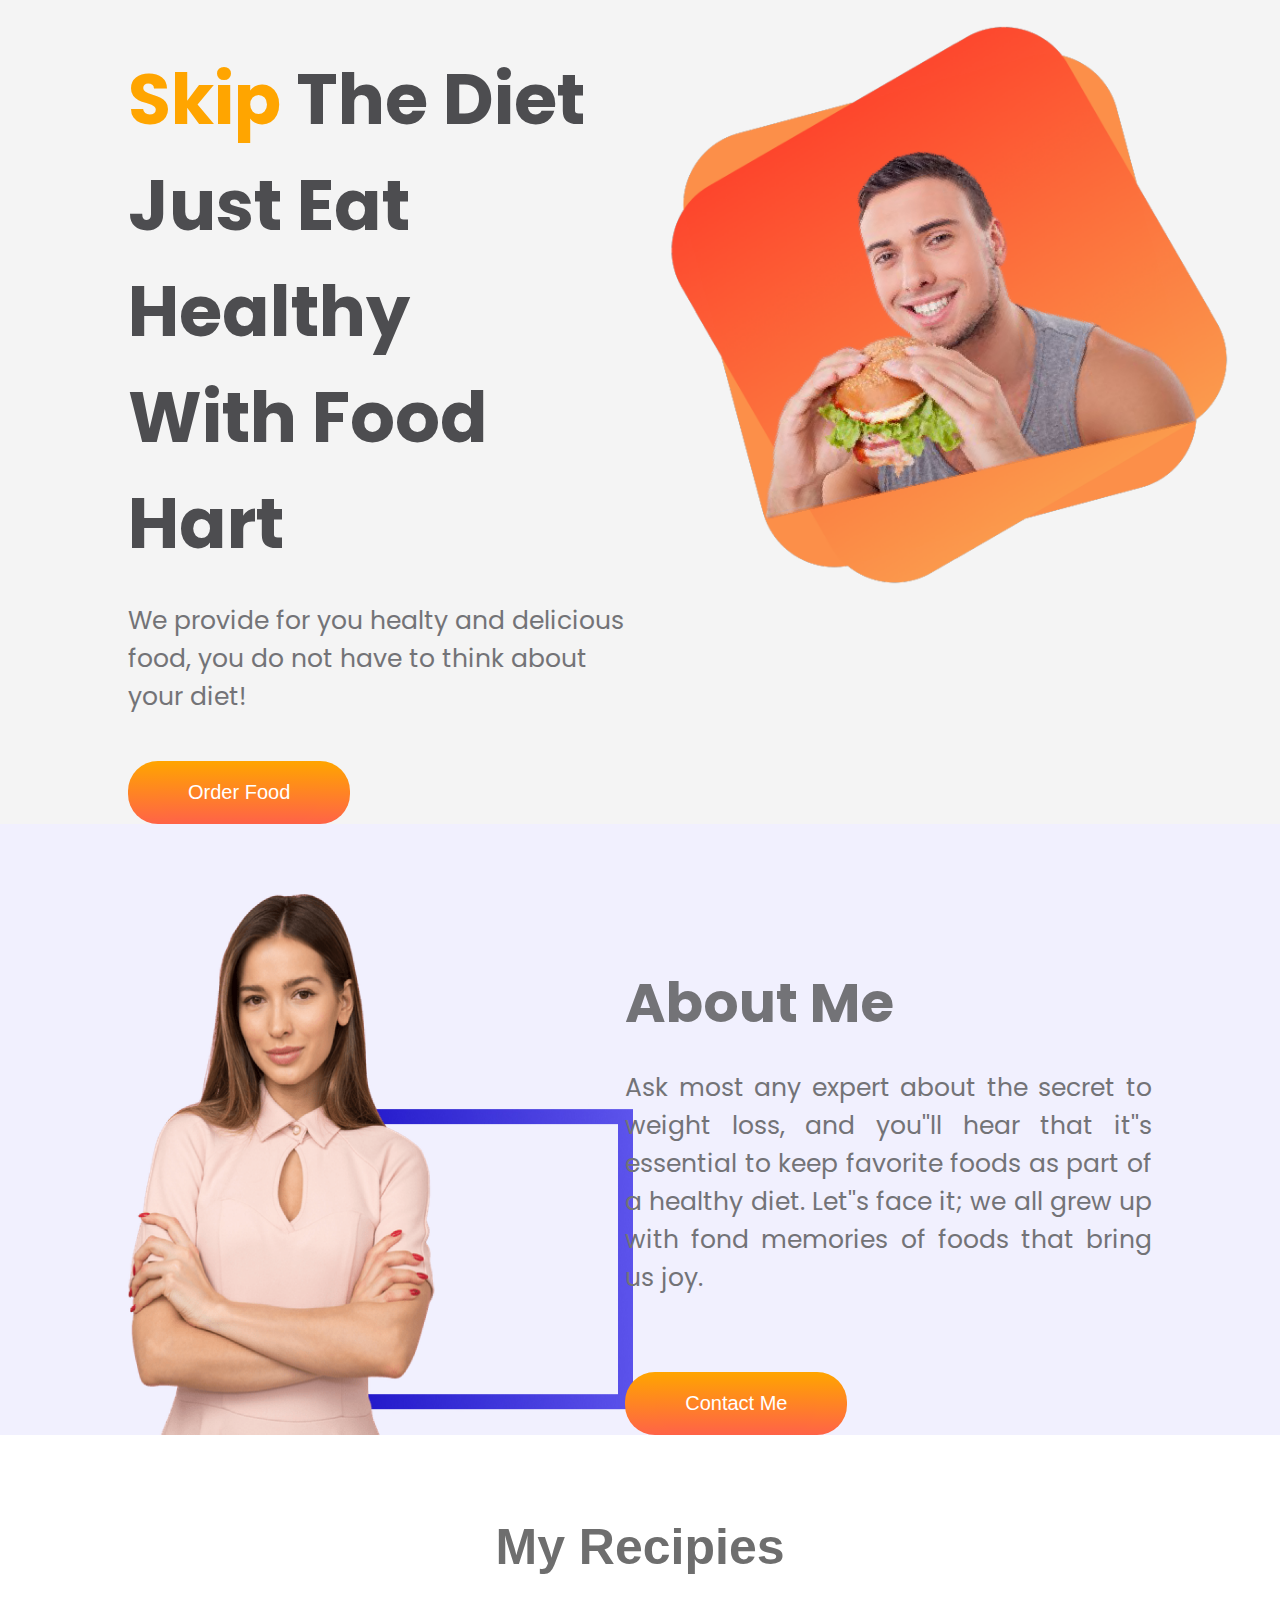
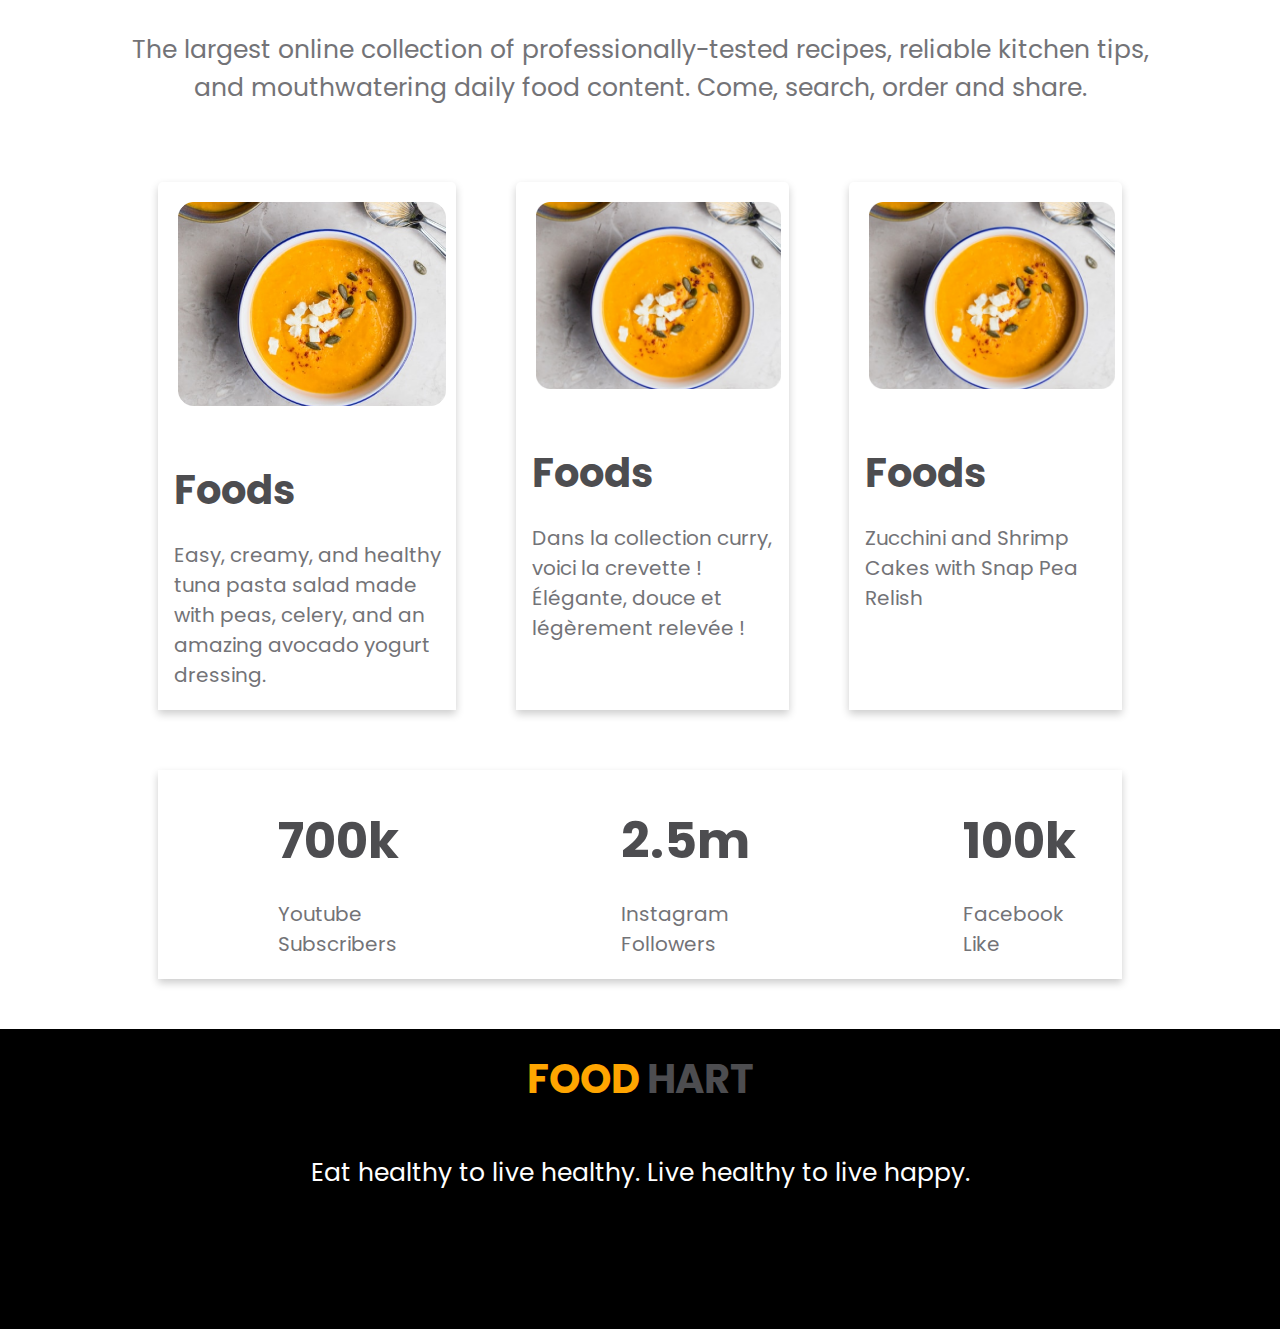
<file: Food-hart/index.html>
<!DOCTYPE html>
<html lang="en">
<head>
    <meta charset="UTF-8">
    <meta http-equiv="X-UA-Compatible" content="IE=edge">
    <meta name="viewport" content="width=device-width, initial-scale=1.0">
    <link href="https://fonts.googleapis.com/css2?family=Poppins:wght@200;300;600&family=Roboto+Slab:wght@200;500&display=swap" rel="stylesheet">
    <title>Food Hart</title>
    <link rel="stylesheet" href="style.css">
</head>
<body>

        <!--Header Start-->
    <section>
        <div class="header">
             <h1><span class="color-yell">Skip</span> The Diet<br> Just Eat Healthy<br> With Food Hart</h1>
             <p>We provide for you healty and delicious food, you do not have to think about your diet!</p>
             <button class="btn"><a target="_blank" href="https://www.linkedin.com/in/minhajul-islam-12b2bb144/">Order Food</a></button>
        </div>    
        <div class="header">
             <img src="img/top-banner.png" alt="banner">
        </div>
    </section>
        <!--Header end-->

        <!--about start-->
    <section class="about-content">
        <img class="img" src="img/Person Image.png" alt="person">
        <div class="header">
            <div class="space">
                <h1>About Me</h1>
                <p>Ask most any expert about the secret to weight loss,
                    and you''ll hear that it''s essential to keep favorite foods as part of a healthy diet.
                    Let''s face it; we all grew up with fond memories of foods that bring us joy.
                </p>
                <button class="btn-about"><a target="_blank" href="https://www.linkedin.com/in/minhajul-islam-12b2bb144/">Contact Me</a></button>
            </div>
        </div>
    </section>
        <!--about end-->
        <!--recipe start-->
   <section class="recipe clear">
       <div class="text-center">
         <h1>My Recipies</h1>
         <p>The largest online collection of professionally-tested recipes, reliable kitchen tips, and mouthwatering daily food content. Come, search, order and share.</p>
       </div>
    </section>
    <section class="recipe">
        <div class="recipe-box clear">
            <img src="img/food/Project Cover2.png" alt="" width=90%>
            <h1>Foods</h1>
            <p>Easy, creamy, and healthy tuna pasta salad made with peas, celery, and an amazing avocado yogurt dressing.</p>
        </div>
        <div class="recipe-box clear">
         <img src="img/food/Project Cover2.png" alt="" width=90%>
         <h1>Foods</h1>
         <p>Dans la collection curry, voici la crevette ! Élégante, douce et légèrement relevée ! </p>
     </div>
     <div class="recipe-box clear">
         <img src="img/food/Project Cover2.png" alt="" width=90%>
         <h1>Foods</h1>
         <p>Zucchini and Shrimp Cakes with Snap Pea Relish</p>
     </div> 
    </section>
    

    <section class="recipe">
         <div class="box">
             <div class="text">
                 <h1>700k</h1>
                 <p>Youtube Subscribers</p>
             </div>
             <div class="text">
                <h1>2.5m</h1>
                <p>Instagram Followers</p>
            </div>
            <div class="text">
                <h1>100k</h1>
                <p>Facebook Like</p>
            </div>
         </div>
     </section>

     <!--recipe end-->
   
       <!--foooter -->
    <footer class= "footer">
        <h1><span class="color-yell">FOOD</span> HART</h1>
        <p>Eat healthy to live healthy. Live healthy to live happy.</p>
    </footer>
</body>
</html>
</file>
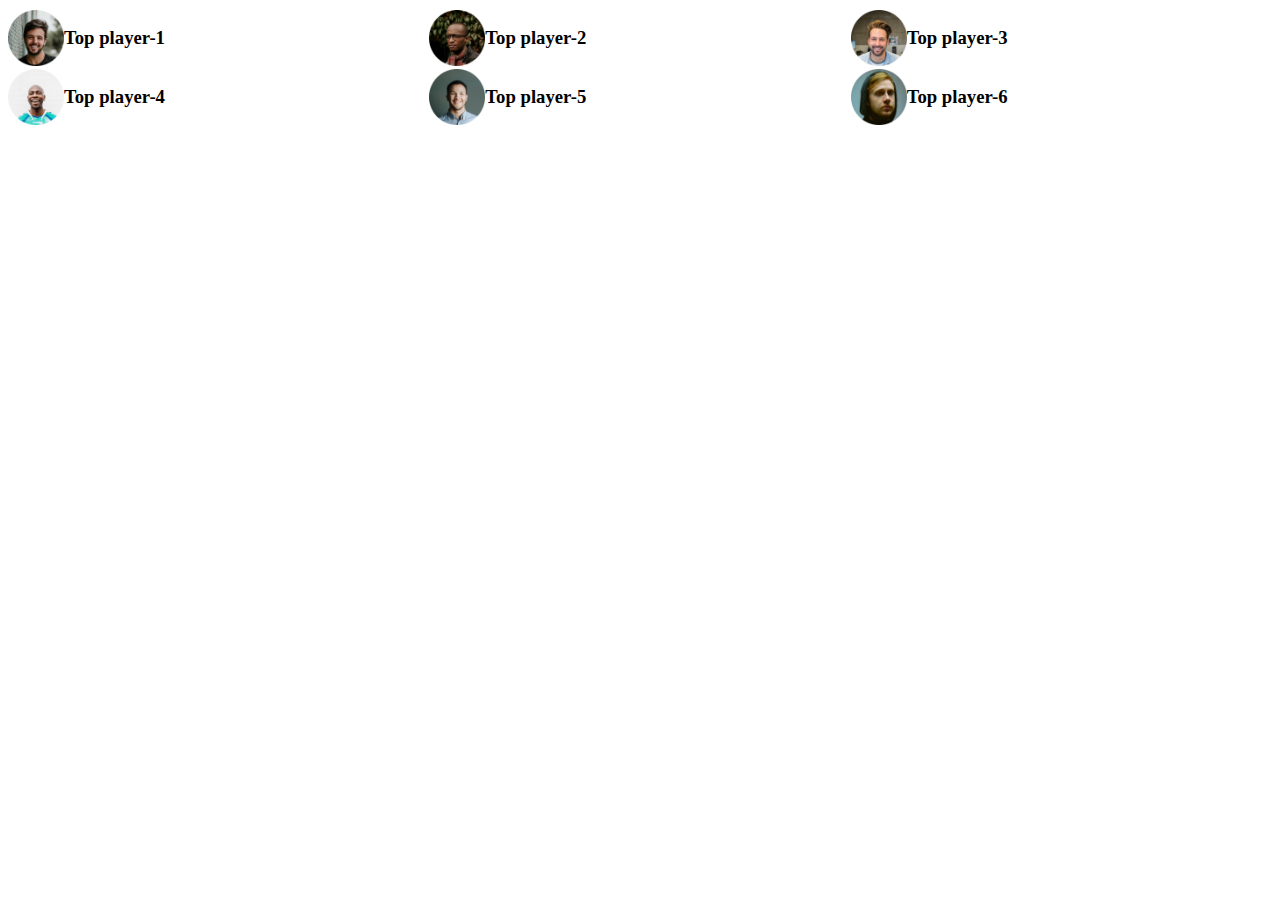
<file: landing-page/index.html>
<!DOCTYPE html>
<html lang="en">
<head>
    <meta charset="UTF-8">
    <meta http-equiv="X-UA-Compatible" content="IE=edge">
    <meta name="viewport" content="width=device-width, initial-scale=1.0">
    <link rel="stylesheet" href="style.css">
    <title>Document</title>
</head>
<body>
    
    <header>

    </header>

    <main>
        <section>
            <div class="top-plyers">
                <div class="players">
                    <div class="player">
                        <img src="images/players/player-1.png" alt="">
                        <h3>Top player-1</h3>
                    </div>
                    <div class="player">
                        <img src="images/players/player-2.png" alt="">
                        <h3>Top player-2</h3>
                    </div>
                    <div class="player">
                        <img src="images/players/player-3.png" alt="">
                        <h3>Top player-3</h3>
                    </div>
                    <div class="player">
                        <img src="images/players/player-4.png" alt="">
                        <h3>Top player-4</h3>
                    </div>
                    <div class="player">
                        <img src="images/players/player-5.png" alt="">
                        <h3>Top player-5</h3>
                    </div>
                    <div class="player">
                        <img src="images/players/player-6.png" alt="">
                        <h3>Top player-6</h3>
                    </div>
                </div>
            </div>
        </section>
    </main>
</body>
</html>
</file>
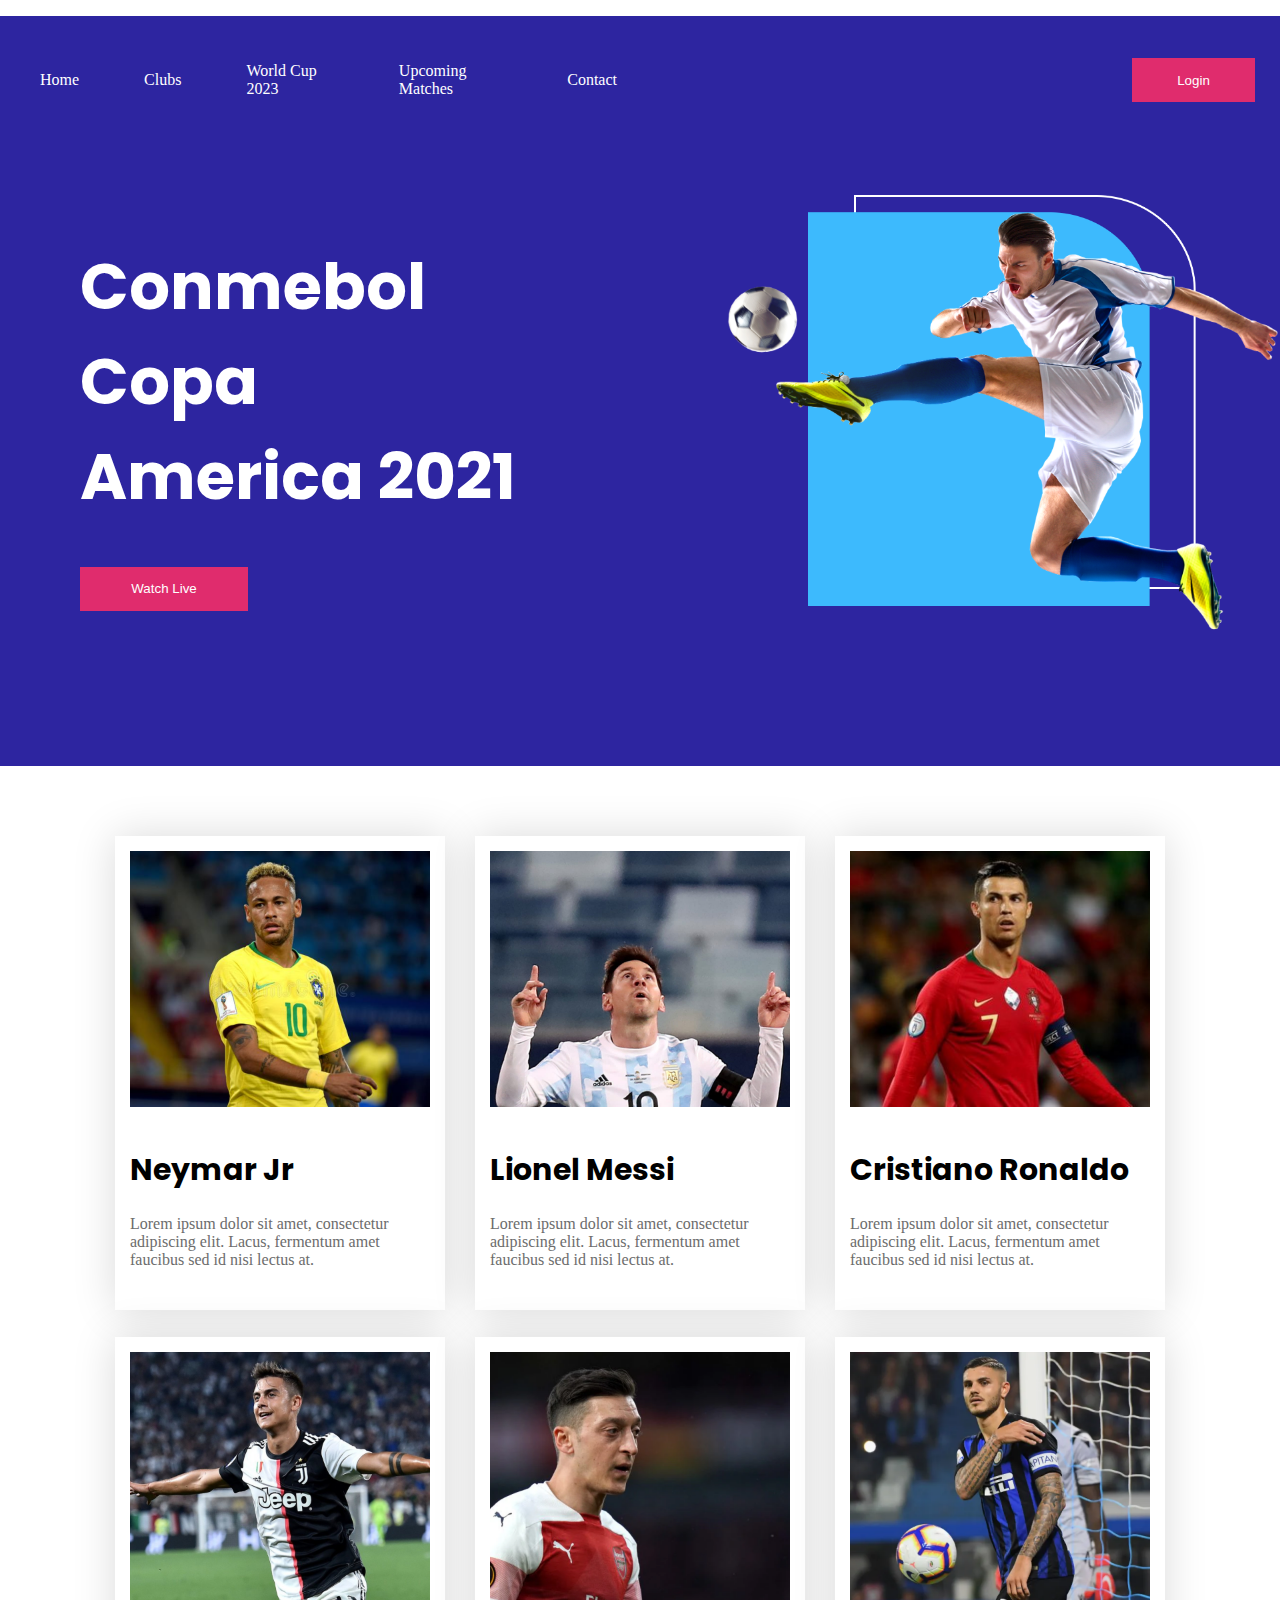
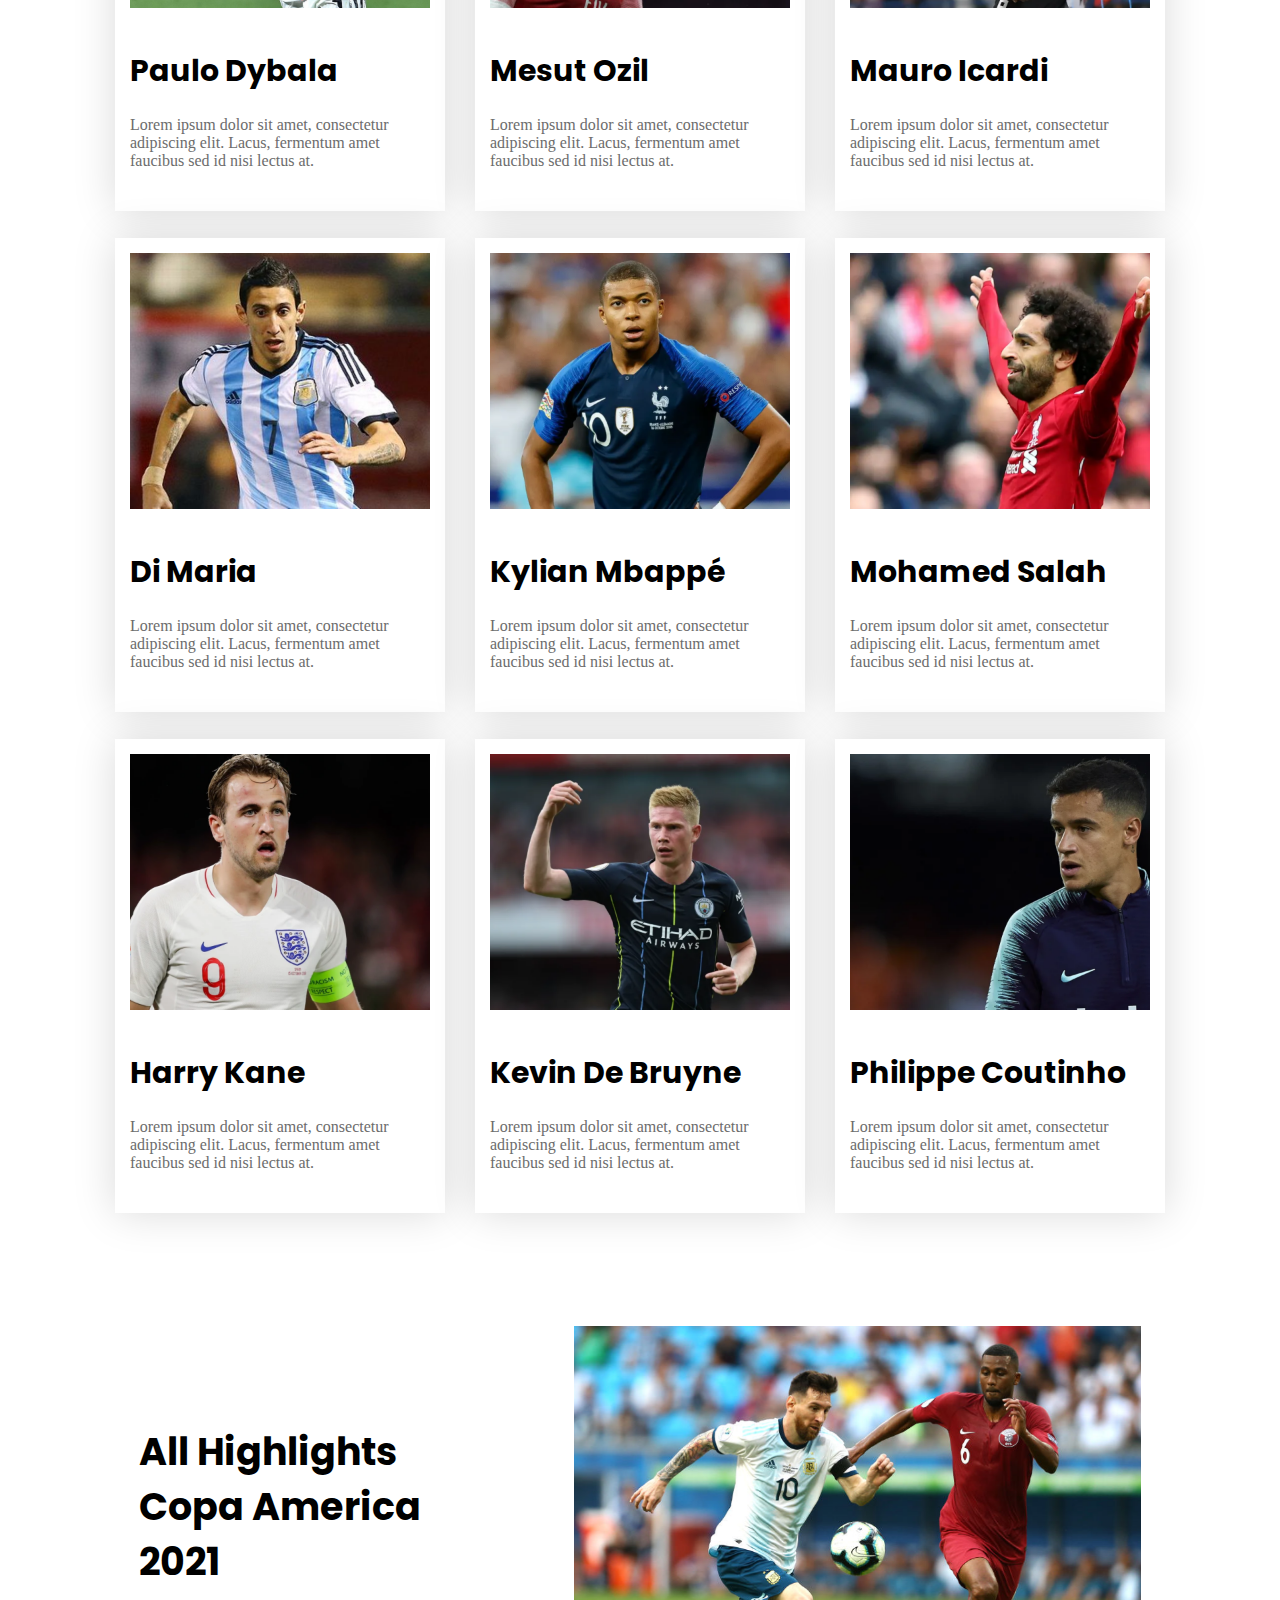
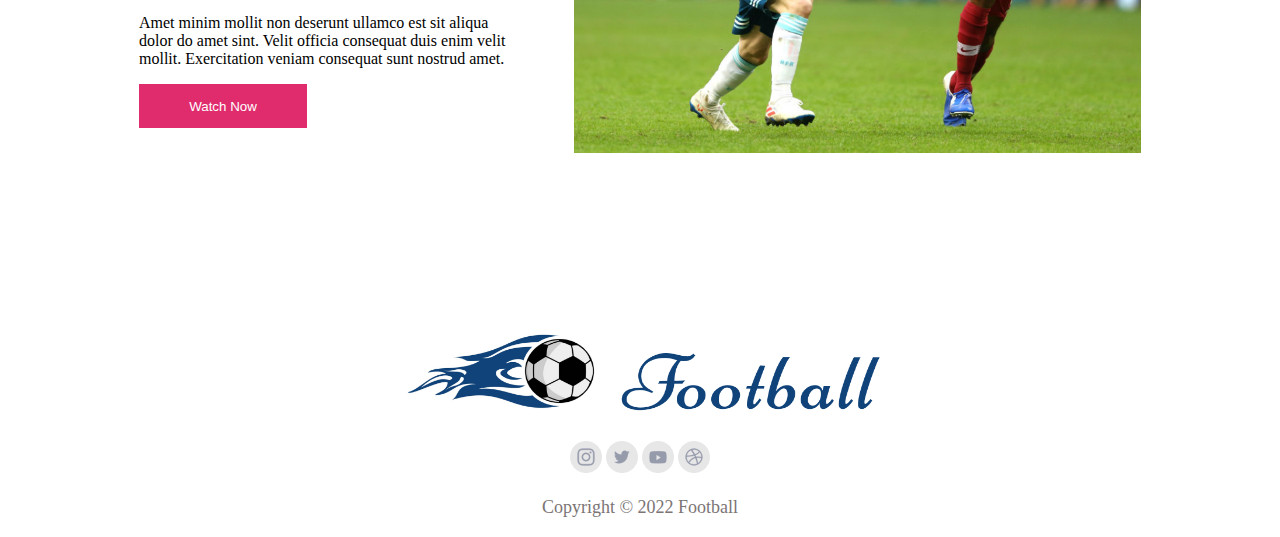
<file: responsive-football/index.html>
<!DOCTYPE html>
<html lang="en">
<head>
    <meta charset="UTF-8">
    <meta http-equiv="X-UA-Compatible" content="IE=edge">
    <meta name="viewport" content="width=device-width, initial-scale=1.0">
    <!--Stylesheet-->
    <link rel="stylesheet" href="css\style.css">
    <title>Football</title>
</head>
<body>
    <!----header section Start--->
    <header class=container>
     <div class="bg">
        <nav>
            <ul>
                <li><a href="">Home</a></li>
                <li><a href="">Clubs</a></li>
                <li><a href="">World Cup 2023</a></li>
                <li><a href="">Upcoming Matches</a></li>
                <li><a href="">Contact</a></li>
                <li><button class=log-btn>Login</button></li>
            </ul>
            
        </nav>
        <div class="header-info">
            <div class="header-text">
                <h1>Conmebol<br>
                    Copa America 
                    2021
                </h1>
                <button class=btn>Watch Live</button>
            </div>
            <div class="header-banner">
                <img src="banner.png" alt="Football_banner">
            </div>
        </div>
     </div>
    </header>
<!--Header section end-->

<!--Blog section start-->
    <main >
        <!--blog prayer section-->
        <section class= "container-blog">
            <div class="payers-blog">
                <div class="blogs">
                    <div class="blog">
                        <div class="thumblail">
                            <img src="players/player-1.png" alt="">
                        </div> 
                        
                        <div class="blog-info">
                            <h3>Neymar Jr</h3>
                            <p>Lorem ipsum dolor sit amet, consectetur adipiscing elit. Lacus, fermentum amet faucibus sed id nisi lectus at.</p>
                        </div>
                    </div>
                </div>
                <div class="blogs">
                    <div class="blog">
                        <div class="thumblail">
                            <img src="players/player-2.png" alt="">
                        </div> 
                        
                        <div class="blog-info">
                            <h3>Lionel Messi</h3>
                            <p>Lorem ipsum dolor sit amet, consectetur adipiscing elit. Lacus, fermentum amet faucibus sed id nisi lectus at.</p>
                        </div>
                    </div>
                </div>
                <div class="blogs">
                    <div class="blog">
                        <div class="thumblail">
                            <img src="players/player-3.png" alt="">
                        </div>  
                        
                        <div class="blog-info">
                            <h3>Cristiano Ronaldo</h3>
                            <p>Lorem ipsum dolor sit amet, consectetur adipiscing elit. Lacus, fermentum amet faucibus sed id nisi lectus at.</p>
                        </div>
                    </div>
                </div>
                <div class="blogs">
                    <div class="blog">
                        <div class="thumblail">
                            <img src="players/player-4.png" alt="">
                        </div> 
                        
                        <div class="blog-info">
                            <h3>Paulo Dybala</h3>
                            <p>Lorem ipsum dolor sit amet, consectetur adipiscing elit. Lacus, fermentum amet faucibus sed id nisi lectus at.</p>
                        </div>
                    </div>
                </div>
                <div class="blogs">
                    <div class="blog">
                        <div class="thumblail">
                            <img src="players/player-5.png" alt="">
                        </div> 
                        
                        <div class="blog-info">
                            <h3>Mesut Ozil </h3>
                            <p>Lorem ipsum dolor sit amet, consectetur adipiscing elit. Lacus, fermentum amet faucibus sed id nisi lectus at.</p>
                        </div>
                    </div>
                </div>
                <div class="blogs">
                    <div class="blog">
                        <div class="thumblail">
                            <img src="players/player-6.png" alt="">
                        </div> 
                        
                        <div class="blog-info">
                            <h3>Mauro Icardi </h3>
                            <p>Lorem ipsum dolor sit amet, consectetur adipiscing elit. Lacus, fermentum amet faucibus sed id nisi lectus at.</p>
                        </div>
                    </div>
                </div>
                <div class="blogs">
                    <div class="blog">
                        <div class="thumblail">
                            <img src="players/player-7.png" alt="">
                        </div> 
                        
                        <div class="blog-info">
                            <h3>Di Maria</h3>
                            <p>Lorem ipsum dolor sit amet, consectetur adipiscing elit. Lacus, fermentum amet faucibus sed id nisi lectus at.</p>
                        </div>
                    </div>
                </div>
                <div class="blogs">
                    <div class="blog">
                        <div class="thumblail">
                            <img src="players/player-8.png" alt="">
                        </div> 
                        
                        <div class="blog-info">
                            <h3>Kylian Mbappé</h3>
                            <p>Lorem ipsum dolor sit amet, consectetur adipiscing elit. Lacus, fermentum amet faucibus sed id nisi lectus at.</p>
                        </div>
                    </div>
                </div>
                <div class="blogs">
                    <div class="blog">
                        <div class="thumblail">
                            <img src="players/player-9.png" alt="">
                        </div> 
                        
                        <div class="blog-info">
                            <h3>Mohamed Salah</h3>
                            <p>Lorem ipsum dolor sit amet, consectetur adipiscing elit. Lacus, fermentum amet faucibus sed id nisi lectus at.</p>
                        </div>
                    </div>
                </div>
                <div class="blogs">
                    <div class="blog">
                        <div class="thumblail">
                            <img src="players/player-10.png" alt="">
                        </div> 
                        
                        <div class="blog-info">
                            <h3>Harry Kane</h3>
                            <p>Lorem ipsum dolor sit amet, consectetur adipiscing elit. Lacus, fermentum amet faucibus sed id nisi lectus at.</p>
                        </div>
                    </div>
                </div>
                <div class="blogs">
                    <div class="blog">
                        <div class="thumblail">
                            <img src="players/player-11.png" alt="">
                        </div> 
                        
                        <div class="blog-info">
                            <h3>Kevin De Bruyne</h3>
                            <p>Lorem ipsum dolor sit amet, consectetur adipiscing elit. Lacus, fermentum amet faucibus sed id nisi lectus at.</p>
                        </div>
                    </div>
                </div>
                <div class="blogs">
                    <div class="blog">
                        <div class="thumblail">
                            <img src="players/player-12.png" alt="">
                        </div> 
                        
                        <div class="blog-info">
                            <h3>Philippe Coutinho</h3>
                            <p>Lorem ipsum dolor sit amet, consectetur adipiscing elit. Lacus, fermentum amet faucibus sed id nisi lectus at.</p>
                        </div>
                    </div>
                </div>
           </div>
            <!---Blog player end-->
        </section>    
        
        <br>
        <br>
         <!--Blog bottom section-->
     <section class="container-blog1">
        <div class="blog-info-botom">
            <div class="blog-text">
                <h1>All Highlights<br>Copa America 2021
                </h1>
                <p>Amet minim mollit non deserunt ullamco est sit aliqua dolor do amet sint. Velit officia consequat duis enim velit mollit. Exercitation veniam consequat sunt nostrud amet.</p>
                <button class=btn>Watch Now</button>
            </div>
            <div class="blog-banner">
                <img src="match/match.png" alt="Football_banner">
            </div>
        </div>
    </section>
         <!--Blog bottom section End-->
    </main>
     <!--main section end-->

    <!--Footer  section-->

    <footer class="footer">
        <div class="footer-img">
            <img class="logo" src="logo/Logo.png" alt="">
        </div>
        <div class="footer-icon">
            <span class="icon"><img src="Social Icons/Instagram.png" alt="Instagram"></span>
            <span class="icon"><img src="Social Icons/Twitter.png" alt="Twitter"></span>
            <span class="icon"><img src="Social Icons/Youtube.png" alt="Youtube"></span>
            <span class="icon"><img src="Social Icons/Dribbble.png" alt="Dribbble"></span>
        </div>
        <span class="copyright"><p>Copyright &#169 2022 Football</p></span>

    </footer>
    
     

</body>
</html>
</file>
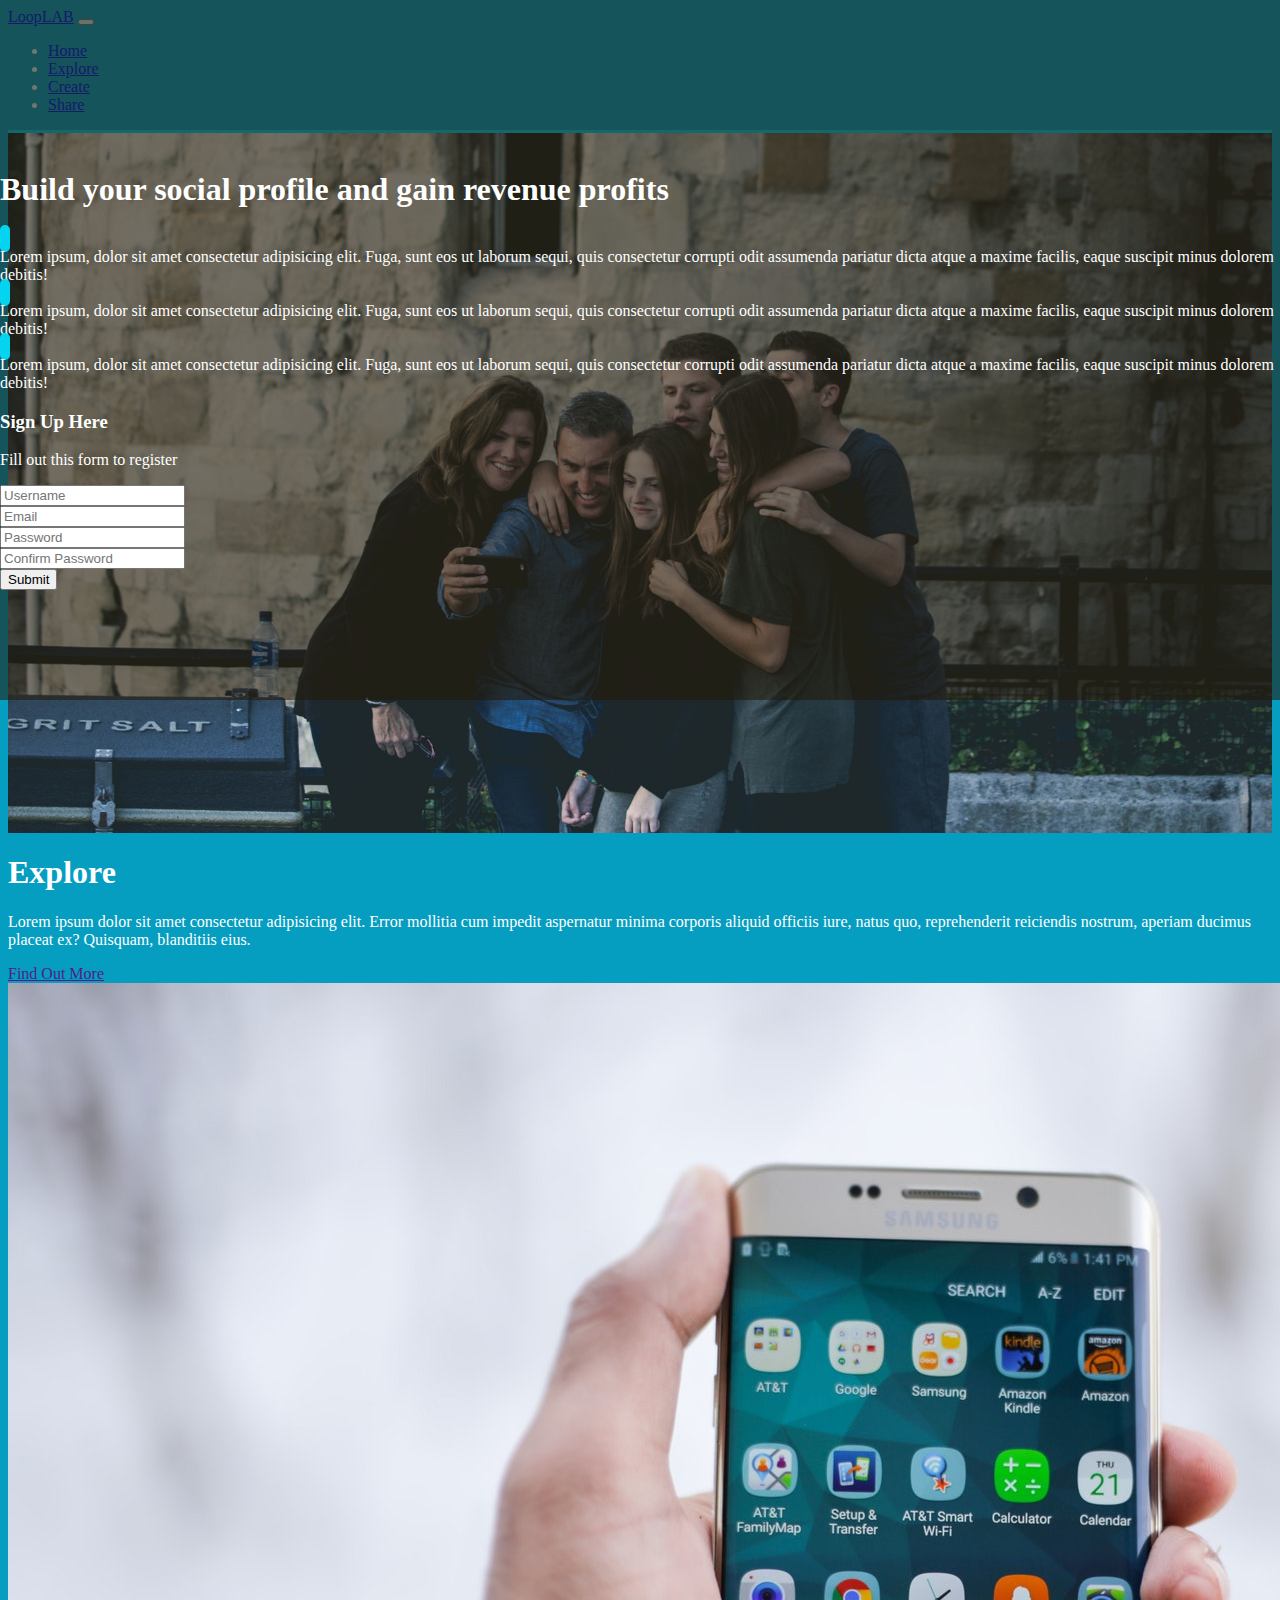
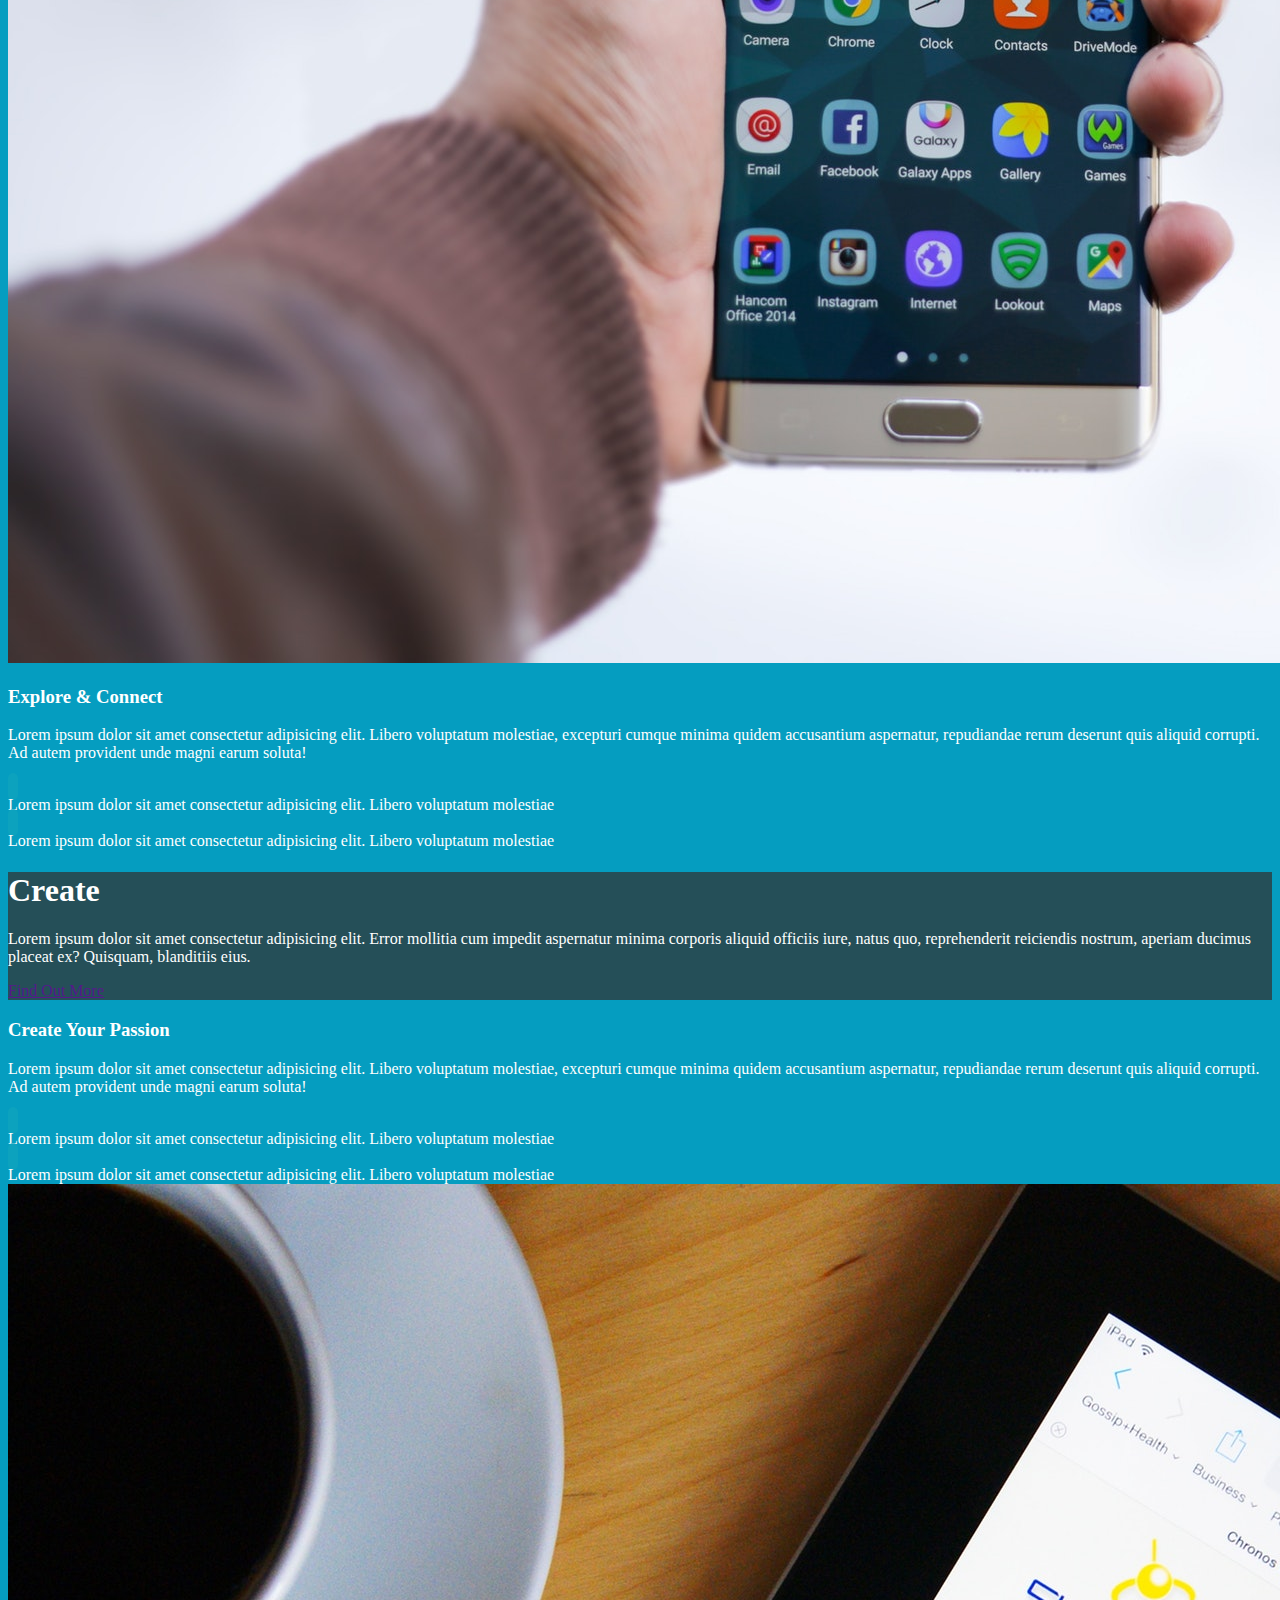
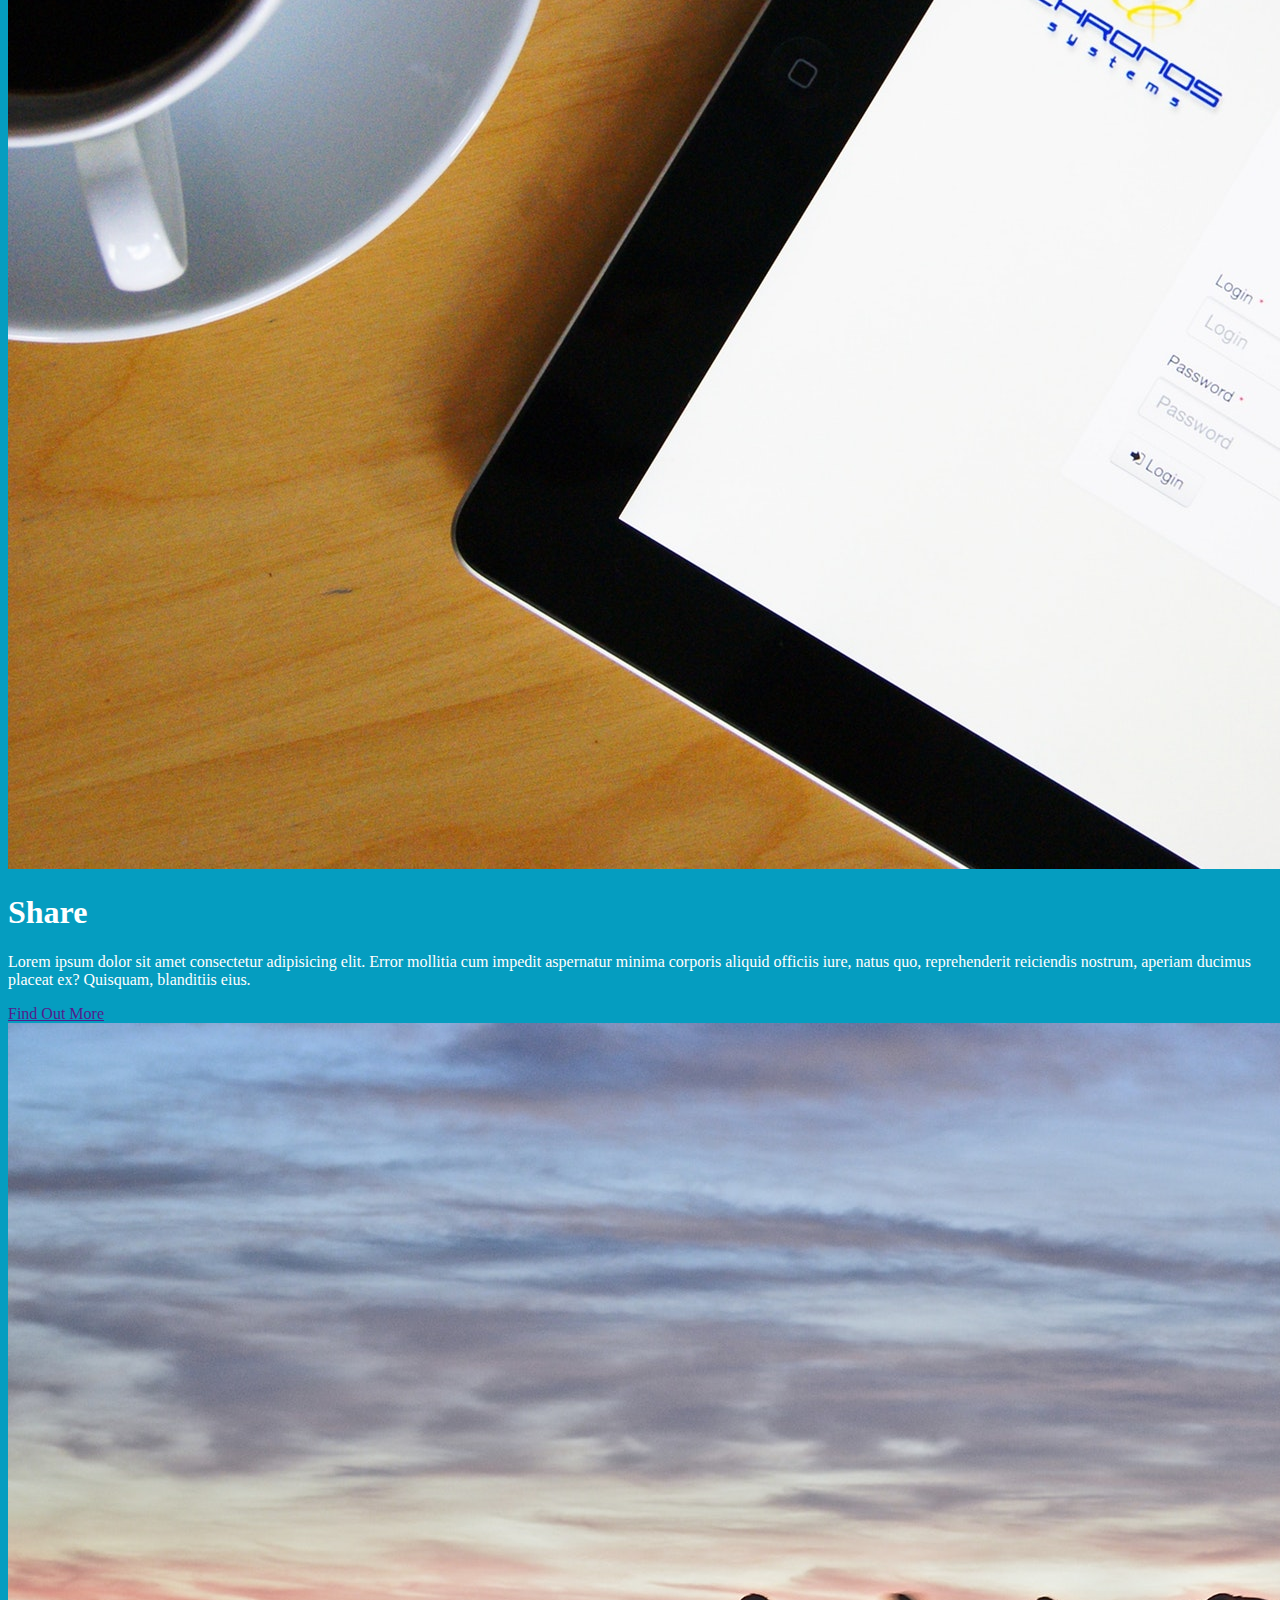
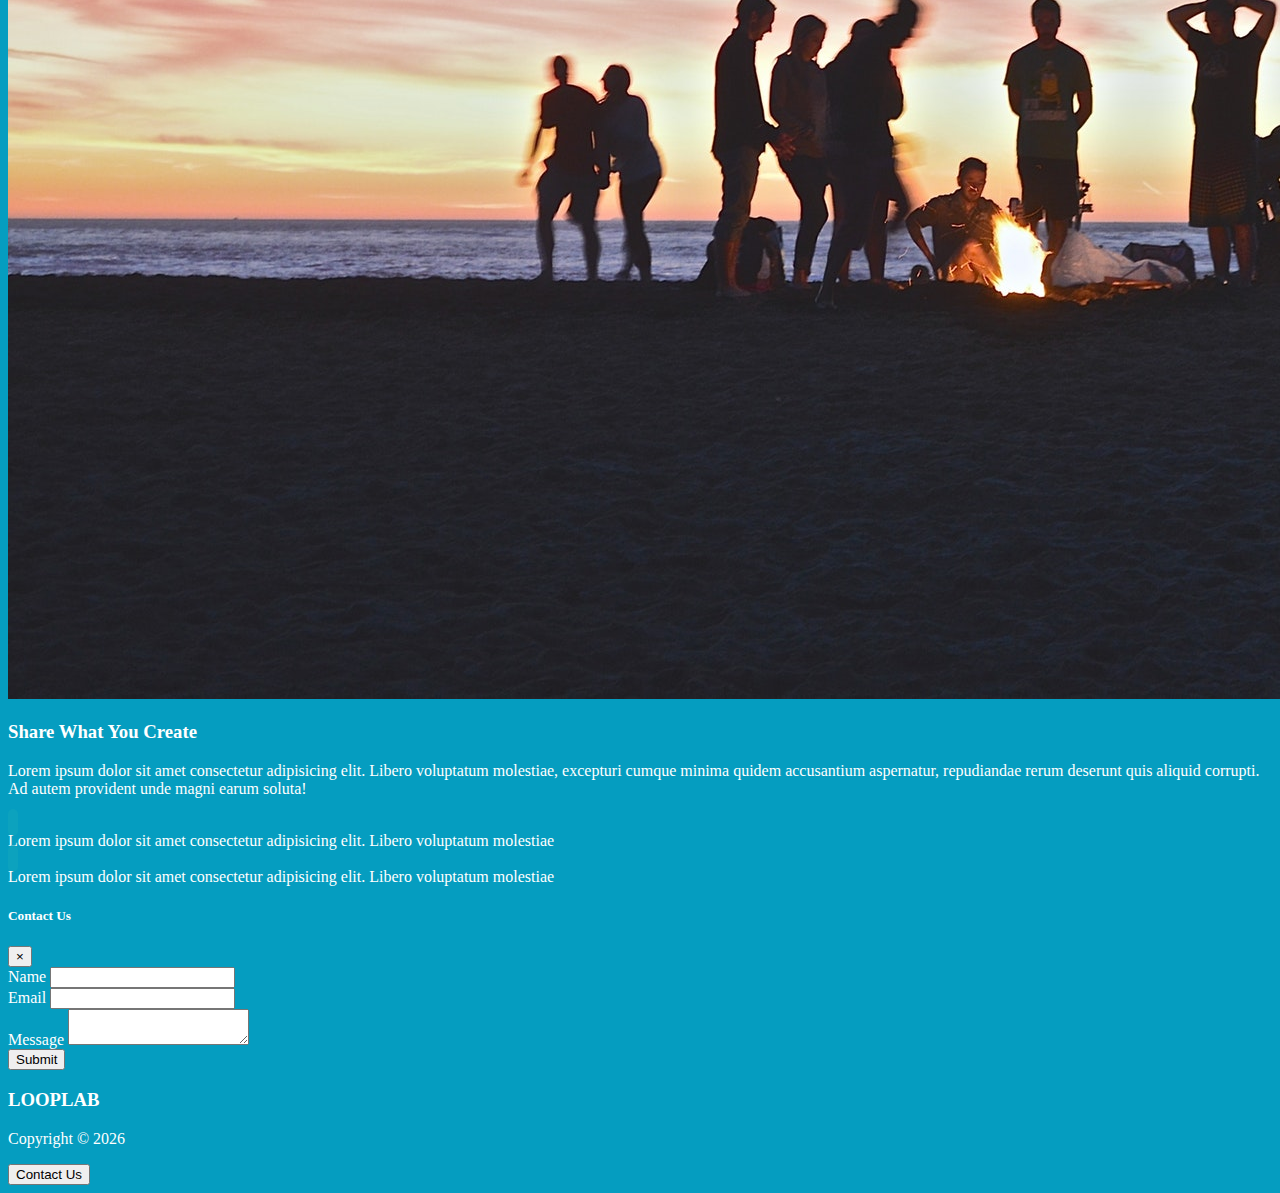
<file: poject_bootstrap4/LoopLAB/index.html>
<!DOCTYPE html>
<html lang="en">

<head>
  <meta charset="UTF-8">
  <meta name="viewport" content="width=device-width, initial-scale=1.0">
  <meta http-equiv="X-UA-Compatible" content="ie=edge">
  <link rel="stylesheet" href="https://use.fontawesome.com/releases/v5.0.13/css/all.css" integrity="sha384-DNOHZ68U8hZfKXOrtjWvjxusGo9WQnrNx2sqG0tfsghAvtVlRW3tvkXWZh58N9jp"
    crossorigin="anonymous">
  <link rel="stylesheet" href="https://stackpath.bootstrapcdn.com/bootstrap/4.1.1/css/bootstrap.min.css" integrity="sha384-WskhaSGFgHYWDcbwN70/dfYBj47jz9qbsMId/iRN3ewGhXQFZCSftd1LZCfmhktB"
    crossorigin="anonymous">
  <link rel="stylesheet" href="css/style.css">
  <title>LOOP_LAB</title>
</head>

<body data-spy="scroll" data-target="#main-nav" id="home-bar">
  <!--NavBar-->
  <header>
    <nav class="navbar navbar-expand-sm bg-dark navbar-dark fixed-top" id="main-nav">
      <div class="container">
        <a href="index.html" class="navbar-brand">LoopLAB</a>
        <button class="navbar-toggler"data-toggle="collapse" data-target="#navbarCollapse">
          <span class="navbar-toggler-icon"></span>
        </button>
        <div class="collapse navbar-collapse " id="navbarCollapse">
          <ul class="navbar-nav ml-auto">
            <li class="nav-item"><a href="#home-bar" class="nav-link">Home</a></li>
            <li class="nav-item"><a href="#explore-head" class="nav-link">Explore</a></li>
            <li class="nav-item"><a href="#create-head" class="nav-link">Create</a></li>
            <li class="nav-item"><a href="#share-head" class="nav-link">Share</a></li>
          </ul>
        </div>

      </div>
    </nav>
  </header>
  
  <main>
    <!--Home-->
    <section id="home">
      <div class="dark-overlay">
        <div class="home-inner container">
          <div class="row">
            <div class="col-lg-8 d-none d-lg-block">
              <h1 class="display-4"><span class="text-warning display-bold">Build your</span>  <strong>social profile and gain revenue profits</strong></h1>
             
              <div class="d-flex">
                <div class="p-4 align-self-start">
                  <i class="fas fa-check fa-2x"></i>
                </div>
                <div class="p-4 align-self-end">
                  Lorem ipsum, dolor sit amet consectetur adipisicing elit. Fuga, sunt eos ut laborum sequi, quis consectetur corrupti odit assumenda pariatur dicta atque a maxime facilis, eaque suscipit minus dolorem debitis!
                </div>
              </div>

              <div class="d-flex">
                <div class="p-4 align-self-start">
                  <i class="fas fa-check fa-2x"></i>
                </div>
                <div class="p-4 align-self-end">
                  Lorem ipsum, dolor sit amet consectetur adipisicing elit. Fuga, sunt eos ut laborum sequi, quis consectetur corrupti odit assumenda pariatur dicta atque a maxime facilis, eaque suscipit minus dolorem debitis!
                </div>
              </div>

              <div class="d-flex">
                <div class="p-4 align-self-start">
                  <i class="fas fa-check fa-2x"></i>
                </div>
                <div class="p-4 align-self-end">
                  Lorem ipsum, dolor sit amet consectetur adipisicing elit. Fuga, sunt eos ut laborum sequi, quis consectetur corrupti odit assumenda pariatur dicta atque a maxime facilis, eaque suscipit minus dolorem debitis!
                </div>
              </div>
            </div>
      <!--Home Form-->
            <div class="col-lg-4">
              <div class="card bg-info text-center card-form">
                <div class="card-body">
                  <h3>Sign Up Here</h3>
                  <p>Fill out this form to register</p>

                  <form action="">
                    <div class="form-group">
                      <input type="text" class="form-control form-control-lg" placeholder="Username">
                    </div>
                    <div class="form-group">
                      <input type="email" class="form-control form-control-lg" placeholder="Email">
                    </div>
                    <div class="form-group">
                      <input type="password" class="form-control form-control-lg" placeholder="Password">
                    </div>
                    <div class="form-group">
                      <input type="password" class="form-control form-control-lg" placeholder="Confirm Password">
                    </div>
                    <input type="submit" value="Submit" class="btn btn-outline-light btn-block">
                  </form>
                </div>
              </div>
            </div>
          </div>
        </div>
      </div>
    </section>

    <!--Explore Head-->
    <section id="explore-head">
      <div class="container">
        <div class="row">
          <div class="col text-center py-5 ">
            <h1 class="display-4">Explore</h1>
            <p class="lead">Lorem ipsum dolor sit amet consectetur adipisicing elit. Error mollitia cum impedit aspernatur minima corporis aliquid officiis iure, natus quo, reprehenderit reiciendis nostrum, aperiam ducimus placeat ex? Quisquam, blanditiis eius.</p>
            <a href="" class="btn btn-outline-primary bg-warning text-white rounded-3">Find Out More</a>
          </div>
        </div>
      </div>
    </section>
    <!--Explore Body-->
    <section id="explore-body" class="bg-light text-muted py-5">
      <div class="container">
        <div class="row">
          <div class="col-md-6">
            <img src="img/explore-section1.jpg" alt="Explore" class="img-fluid md-3 rounded-3 shadow-lg bg-dark">
          </div>
          <div class="col-md-6">
            <h3 class="display-6 py-2 text-info">Explore & Connect</h3>
            <p>Lorem ipsum dolor sit amet consectetur adipisicing elit. Libero voluptatum molestiae, excepturi cumque minima quidem accusantium aspernatur, repudiandae rerum deserunt quis aliquid corrupti. Ad autem provident unde magni earum soluta!</p>
            <div class="d-flex">
              <div class="p-4 align-self-start">
                <i class="fas fa-check fa-2x"></i>
              </div>
              <div class="p-4 align-self-end">
                <span>Lorem ipsum dolor sit amet consectetur adipisicing elit. Libero voluptatum molestiae</span>
              </div>
            </div>

            <div class="d-flex">
              <div class="p-4 align-self-start">
                <i class="fas fa-check fa-2x"></i>
              </div>
              <div class="p-4 align-self-end">
                <span>Lorem ipsum dolor sit amet consectetur adipisicing elit. Libero voluptatum molestiae</span>
              </div>
            </div>
          </div>
        </div>
      </div>
    </section>


    <!--create section-->
    <section id="create-head">
      <div class="container">
        <div class="row">
          <div class="col text-center py-5 ">
            <h1 class="display-4">Create</h1>
            <p class="lead">Lorem ipsum dolor sit amet consectetur adipisicing elit. Error mollitia cum impedit aspernatur minima corporis aliquid officiis iure, natus quo, reprehenderit reiciendis nostrum, aperiam ducimus placeat ex? Quisquam, blanditiis eius.</p>
            <a href="" class="btn btn-outline-dark bg-primary text-white rounded-3">Find Out More</a>
          </div>
        </div>
      </div>
    </section>
    <!--create Body-->
    <section id="create-body" class="bg-light text-muted py-5">
      <div class="container">
        <div class="row">
          <div class="col-md-6">
            <h3 class="display-6 py-2 text-info">Create Your Passion</h3>
            <p>Lorem ipsum dolor sit amet consectetur adipisicing elit. Libero voluptatum molestiae, excepturi cumque minima quidem accusantium aspernatur, repudiandae rerum deserunt quis aliquid corrupti. Ad autem provident unde magni earum soluta!</p>
            <div class="d-flex">
              <div class="p-4 align-self-start">
                <i class="fas fa-check fa-2x"></i>
              </div>
              <div class="p-4 align-self-end">
                <span>Lorem ipsum dolor sit amet consectetur adipisicing elit. Libero voluptatum molestiae</span>
              </div>
            </div>

            <div class="d-flex">
              <div class="p-4 align-self-start">
                <i class="fas fa-check fa-2x"></i>
              </div>
              <div class="p-4 align-self-end">
                <span>Lorem ipsum dolor sit amet consectetur adipisicing elit. Libero voluptatum molestiae</span>
              </div>
            </div>
          </div>
          <div class="col-md-6">
            <img src="img/create-section1.jpg" alt="Share" class="img-fluid md-3 rounded-3 shadow-lg bg-succsess">
          </div>
        </div>
      </div>
    </section>

    <!--Share section-->
    <section id="share-head">
      <div class="container">
        <div class="row">
          <div class="col text-center py-5 ">
            <h1 class="display-4">Share</h1>
            <p class="lead">Lorem ipsum dolor sit amet consectetur adipisicing elit. Error mollitia cum impedit aspernatur minima corporis aliquid officiis iure, natus quo, reprehenderit reiciendis nostrum, aperiam ducimus placeat ex? Quisquam, blanditiis eius.</p>
            <a href="" class="btn btn-outline-dark bg-succsess text-white rounded-3">Find Out More</a>
          </div>
        </div>
      </div>
    </section>
    <!--share Body-->
    <section id="share-body" class="bg-light text-muted py-5">
      <div class="container">
        <div class="row">
          <div class="col-md-6">
            <img src="img/share-section1.jpg" alt="Share" class="img-fluid md-3 rounded-3 shadow-lg bg-succsess">
          </div>
          <div class="col-md-6">
            <h3 class="display-6 py-2 text-info">Share What You Create</h3>
            <p>Lorem ipsum dolor sit amet consectetur adipisicing elit. Libero voluptatum molestiae, excepturi cumque minima quidem accusantium aspernatur, repudiandae rerum deserunt quis aliquid corrupti. Ad autem provident unde magni earum soluta!</p>
            <div class="d-flex">
              <div class="p-4 align-self-start">
                <i class="fas fa-check fa-2x"></i>
              </div>
              <div class="p-4 align-self-end">
                <span>Lorem ipsum dolor sit amet consectetur adipisicing elit. Libero voluptatum molestiae</span>
              </div>
            </div>

            <div class="d-flex">
              <div class="p-4 align-self-start">
                <i class="fas fa-check fa-2x"></i>
              </div>
              <div class="p-4 align-self-end">
                <span>Lorem ipsum dolor sit amet consectetur adipisicing elit. Libero voluptatum molestiae</span>
              </div>
            </div>
          </div>
        </div>
      </div>
    </section>

  <!--Contact Us-->
  <div class="modal fade text-dark" id="contactModal">
    <div class="modal-dialog">
      <div class="modal-content">
        <div class="modal-header">
          <h5 class="modal-title">Contact Us</h5>
          <button class="close" data-dismiss="modal"><span>&times;</span></button>
        </div>
        <div class="modal-body">
          <form action="">
            <div class="form-group">
              <label for="name">Name</label>
              <input type="text" class="form-control">
            </div>
            <div class="form-group">
              <label for="email">Email</label>
              <input type="email" class="form-control">
            </div>
            <div class="form-group">
              <label for="message">Message</label>
              <textarea class="form-control"></textarea>
            </div>
          </form>
        </div>
        <div class="modal-footer">
          <button class="btn btn-primary btn-block">Submit</button>
        </div>
      </div>
    </div>
  </div>
  </main>
  <!--footer-->
  <footer id="main-footer" class="bg-dark">
    <div class="container">
      <div class="row">
        <div class="col text-center py-4">
          <h3>LOOPLAB</h3>
          <p>Copyright &copy; <span id="year"></span></p>
          <button class="btn btn-primary" data-toggle="modal" data-target="#contactModal">Contact Us</button>
        </div>
      </div>
    </div>
  </footer>



  <script src="http://code.jquery.com/jquery-3.3.1.min.js" integrity="sha256-FgpCb/KJQlLNfOu91ta32o/NMZxltwRo8QtmkMRdAu8="
    crossorigin="anonymous"></script>
  <script src="https://cdnjs.cloudflare.com/ajax/libs/popper.js/1.14.3/umd/popper.min.js" integrity="sha384-ZMP7rVo3mIykV+2+9J3UJ46jBk0WLaUAdn689aCwoqbBJiSnjAK/l8WvCWPIPm49"
    crossorigin="anonymous"></script>
  <script src="https://stackpath.bootstrapcdn.com/bootstrap/4.1.1/js/bootstrap.min.js" integrity="sha384-smHYKdLADwkXOn1EmN1qk/HfnUcbVRZyYmZ4qpPea6sjB/pTJ0euyQp0Mk8ck+5T"
    crossorigin="anonymous"></script>

  <script>
    // Get the current year for the copyright
    $('#year').text(new Date().getFullYear());

    //Scrollspy
    $('body').scrollspy({target:'#main-nav'});
    //smooth scrooling

    $("#main-nav a").on('click', function (even) {
        if(this.hash !== ""){
          event.preventDefault();

          const hash = this.hash;

          $('html, body').animate({
            scrollTop: $(hash).offset().top
          }, 800, function (){
            window.location.hash = hash;
          });
        }
      });
  </script>
</body>

</html>
</file>
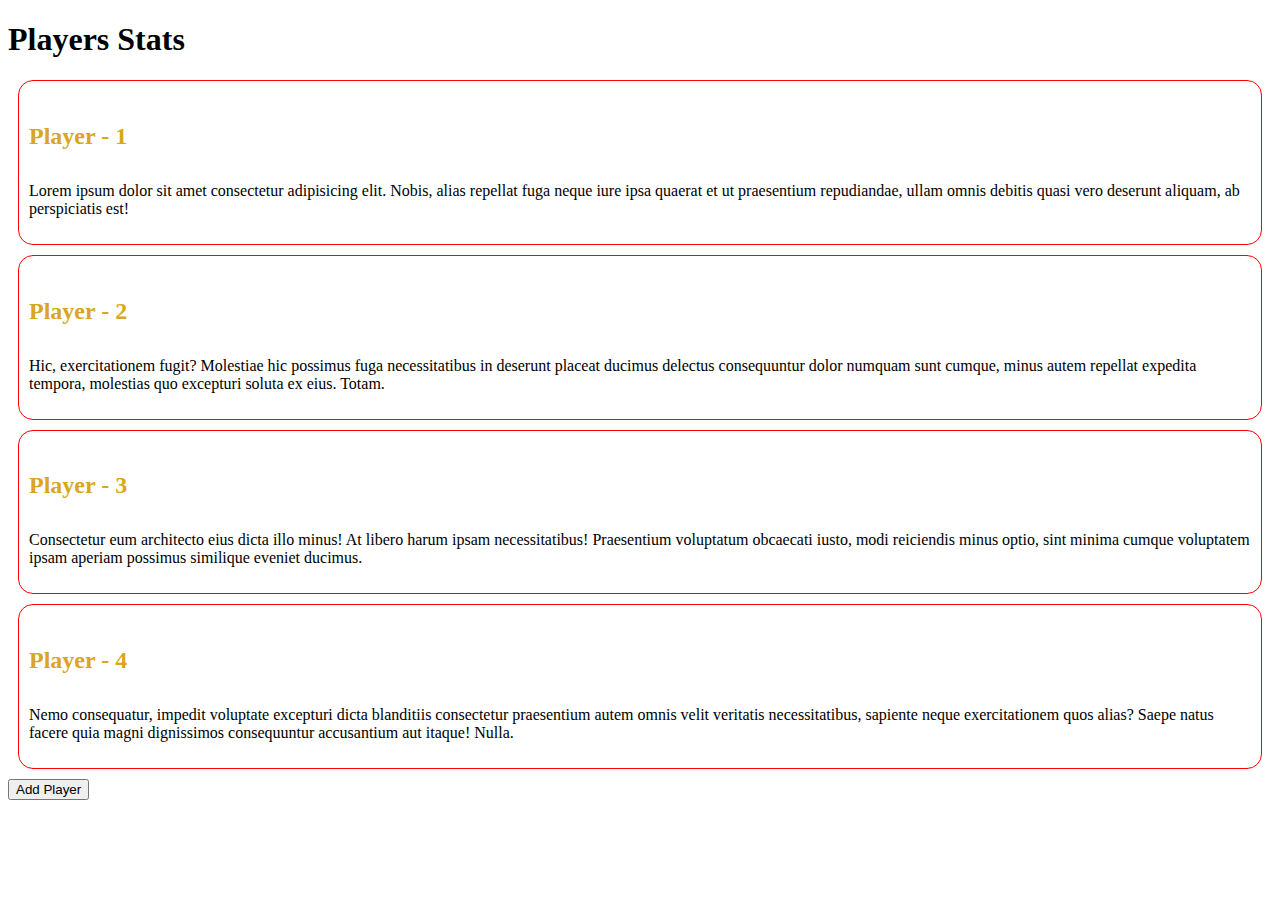
<file: clean-functional-bank-main/players.html>
<!DOCTYPE html>
<html lang="en">

<head>
    <meta charset="UTF-8">
    <meta http-equiv="X-UA-Compatible" content="IE=edge">
    <meta name="viewport" content="width=device-width, initial-scale=1.0">
    <title>Players</title>
    <style>
        /* #players .player:first-child {
            background-color: darkkhaki;
        } */

        .player-name {
            font-size: 1.5em;
            font-weight: 600;
            color: goldenrod;
        }
    </style>
</head>

<body>
    <header>
        <h1>Players Stats</h1>
    </header>
    <main>
        <section id="players">
            <!-- div.player*4>h4.player-name{Player - $}+p>lorem30 -->
            <div class="player">
                <h4 class="player-name">Player - 1</h4>
                <p>Lorem ipsum dolor sit amet consectetur adipisicing elit. Nobis, alias repellat fuga neque iure ipsa
                    quaerat et ut praesentium repudiandae, ullam omnis debitis quasi vero deserunt aliquam, ab
                    perspiciatis est!</p>
            </div>
            <div class="player">
                <h4 class="player-name">Player - 2</h4>
                <p>Hic, exercitationem fugit? Molestiae hic possimus fuga necessitatibus in deserunt placeat ducimus
                    delectus consequuntur dolor numquam sunt cumque, minus autem repellat expedita tempora, molestias
                    quo excepturi soluta ex eius. Totam.</p>
            </div>
            <div class="player">
                <h4 class="player-name">Player - 3</h4>
                <p>Consectetur eum architecto eius dicta illo minus! At libero harum ipsam necessitatibus! Praesentium
                    voluptatum obcaecati iusto, modi reiciendis minus optio, sint minima cumque voluptatem ipsam aperiam
                    possimus similique eveniet ducimus.</p>
            </div>
            <div class="player">
                <h4 class="player-name">Player - 4</h4>
                <p>Nemo consequatur, impedit voluptate excepturi dicta blanditiis consectetur praesentium autem omnis
                    velit veritatis necessitatibus, sapiente neque exercitationem quos alias? Saepe natus facere quia
                    magni dignissimos consequuntur accusantium aut itaque! Nulla.</p>
            </div>

        </section>
        <button onclick="addPlayer()">Add Player</button>
    </main>
    <script src="js/players.js"></script>
</body>

</html>
</file>
<file: Food-hart/style.css>
body{
    font-family: 'Poppins', sans-serif;
    margin:0 auto;
    padding:0;
}
/*--order section--*/
section{
    display: flex;
    padding-left:10%;
    padding-right:10%;
    position: relative;
    background-color: #F4F4F4;
}
.color-yell{
    color: orange;
}
h1{
    font-size:70px;
    color:#4d4d50;
    margin-bottom:  3px;
}

.header{
    width:75%;
    
}
p{
    font-size: 25px;
    color:#737377;
}
.header img{
    width:120%;
    
}

.btn, a{
  text-decoration: none;
  background-image:linear-gradient(orange,tomato);
  border-radius: 30px;
  border:0px solid;
  color: white;
  padding: 20px 30px;
  margin-top: 20px;
  cursor: pointer;
  font-size: 20px;
}
/*--about section--*/

.about-content{
    background-image: url(img/Frame\ 56.jpg);
    margin: 0 auto;
    display: flex;
}
.img{
    width: 30%;
    margin: 70px 30px 0px 0px;
    
}
.space{
    padding-left: 160px;
}
.space h1 {
    font-size: 55px;
    font-weight: 700;
    padding-top: 100px;
    color:#737377;

}
.btn-about{
    text-decoration: none;
    background-image:linear-gradient(orange,tomato);
    border-radius: 30px;
    border:0px solid;
    color: white;
    padding: 20px 30px;
    margin-top:50px;
    cursor: pointer;
    font-size: 20px;
}
.space p{
    text-align:justify;
}

/*--recipe section--*/
.recipe{
    background-color:white ;
}
.text-center p{
    text-align: center;
    padding-bottom: 20px;
    font-size: 25px;
}
.text-center h1{
    text-align: center;
    padding-bottom: 30px;
    padding-top: 50px;
    font-size: 50px;
    font-family: sans-serif;
    color: rgb(110, 110, 110);
}
.clear{
    overflow: hidden;
}

.recipe-box{
  box-shadow: 0 4px 8px 0 rgba(0, 0, 0, 0.2);
  background-color: none;
  border-radius: 5px 5px 0 0;
  max-width: 400px;
  margin: 30px;
  
}
.recipe-box img{
    margin: 20px;
}
.recipe-box h1{
    font-size: 40px;
    margin-left: 16px;
}
.recipe-box p{
    font-size: 20px;
    margin-left: 16px;
}
.box{
    display: flex;
    margin: 30px;
    position: relative;
    box-shadow: 0 4px 8px 0 rgba(0, 0, 0, 0.2);
    border-radius: 3px solid white;
    width: 100%;

}

.text h1{
    margin-left:100px;
    padding-left: 20px;
    padding-right: 20px;
    font-size: 50px;
    
}
.text p{
    padding-left: 20px;
    padding-right: 20px;
    margin-left:100px;
    font-size: 20px;

}



/*footer*/
.footer{
    background-color: black;
    display: block;
    width: 100%;
    height: 300px;
}
.footer h1{
    text-align: center;
    padding: 20px;
    font-size:40px;
    margin-top: 20px;
}
.footer p{
    text-align: center;
    color:white;
    
}
</file>
<file: landing-page/style.css>
.players{
    display: grid;
    grid-template-columns: repeat(3, 1fr);
}
.player{
    display: flex;
    align-items: center;
}
.player img{
    width: 56px;
    height: 56px;
   
}
</file>
<file: poject_bootstrap4/LoopLAB/css/style.css>
body{
    background:#059DC0 ;
    color: #fff;
}

.navbar{
    border-bottom: #04D4F0 3px solid;
    opacity:0.8 ;
}

#home{
    background-image: url(../img/home.jpg);
    background-repeat:no-repeat;
    background-size: cover;
    background-attachment: fixed;
    min-height: 700px;
}

#home .dark-overlay{
    position: absolute;
    top: 0;
    left: 0;
    width: 100%;
    min-height: 700px;
    background: rgba(34, 24, 6, 0.548);
}

#home .home-inner{
    padding-top:150px;
}
.display-bold{
    font-weight: 700;
}

#home .fas{
    color: #d8d6d6;
    background: #04D4F0;
    padding: 5px;
    border-radius: 6px;
}

#explore-body .fas, #share-body .fas, #create-body .fas{
    background: #0fa3bdbd;
    color: #fff;
    padding: 5px;
    border-radius:5px;
}
#create-head{
    background:#313333bd;
}
</file>
